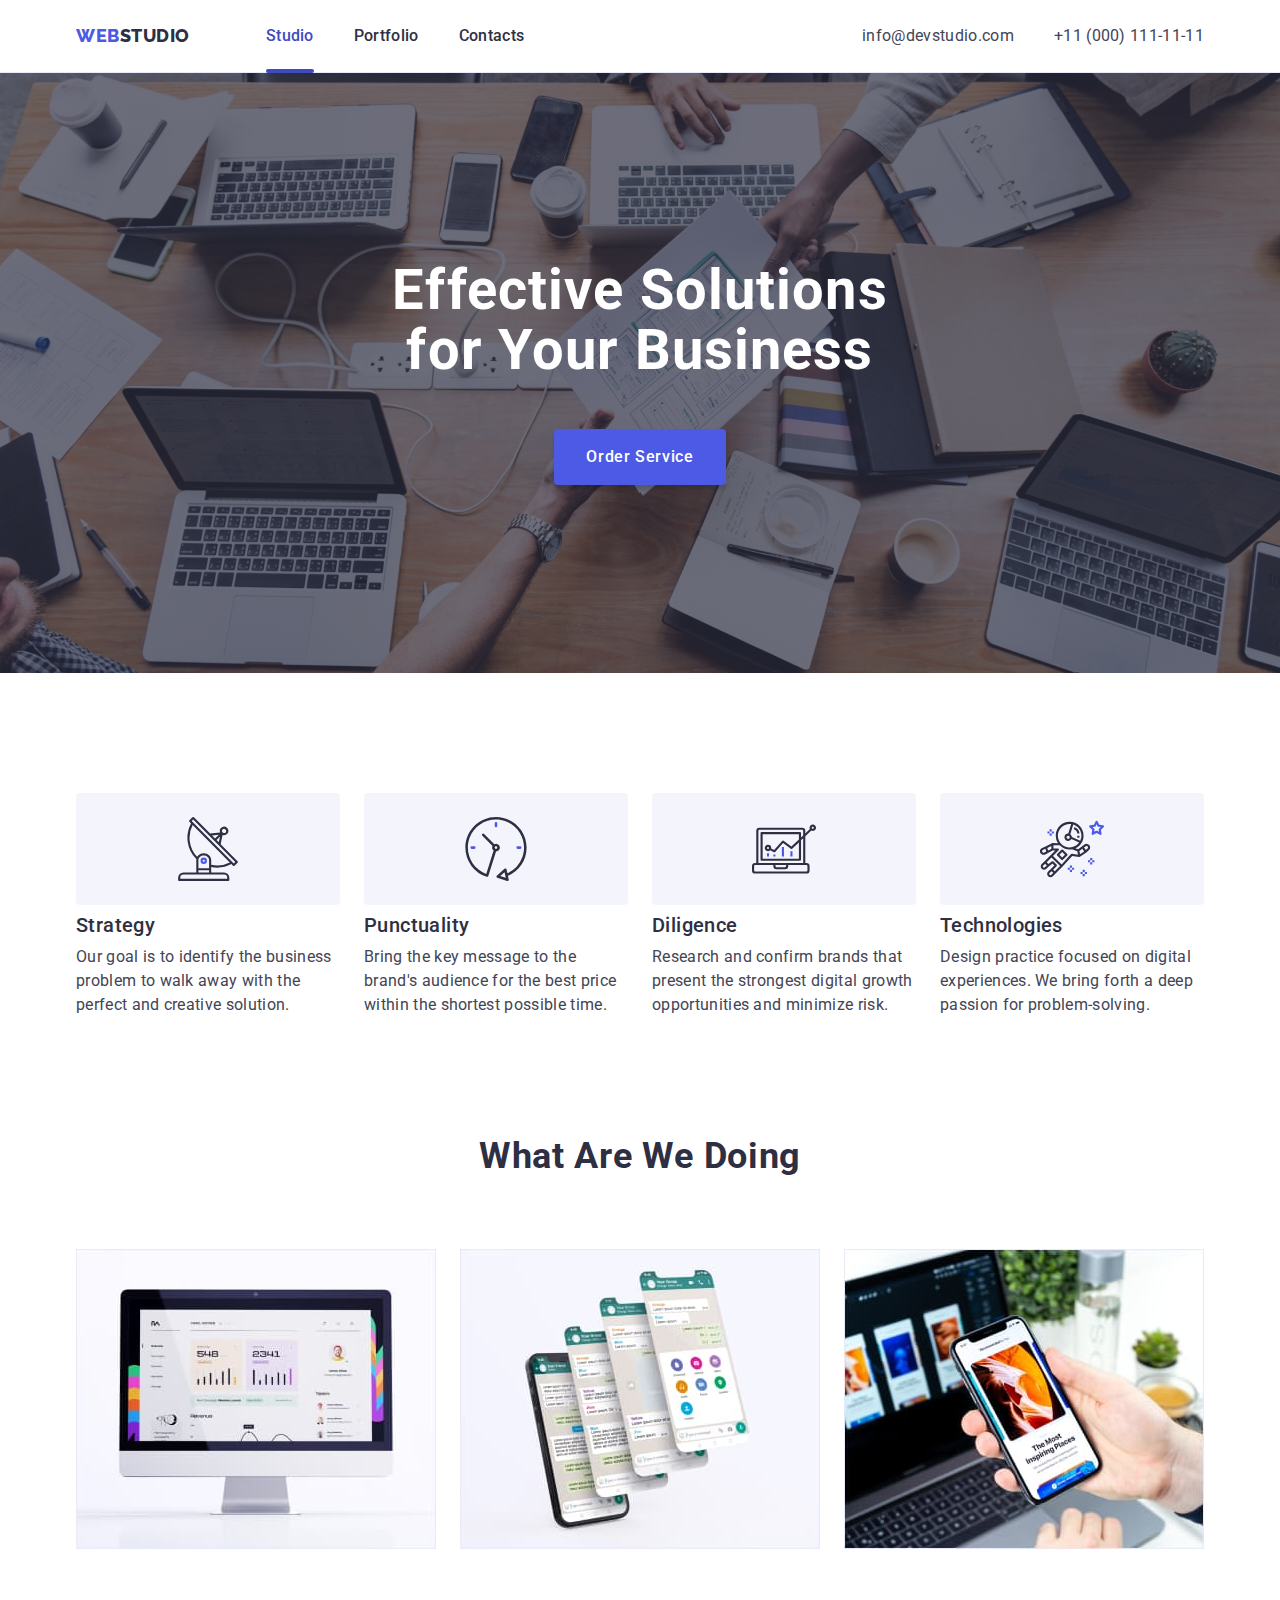
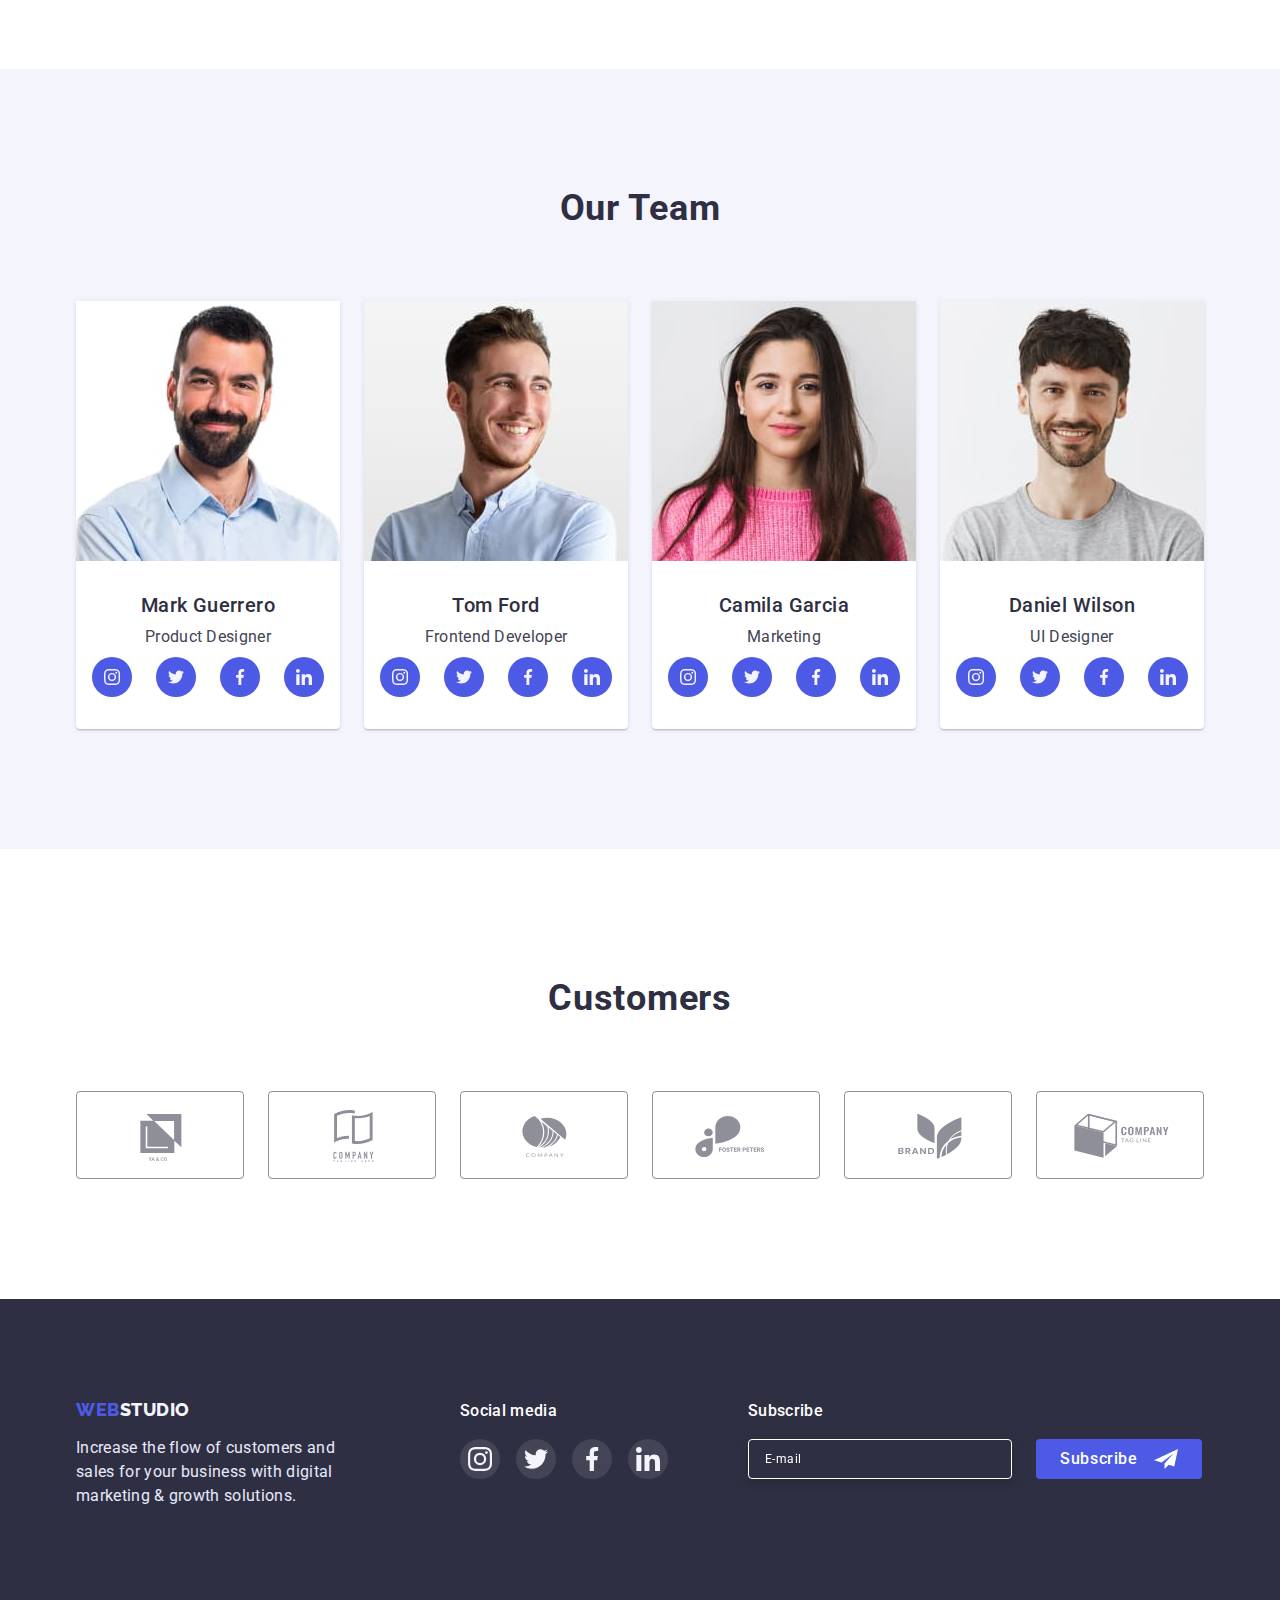
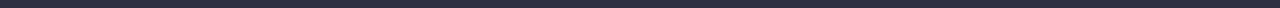
<file: index.html>
<!DOCTYPE html>
<html lang="en">
  <head>
    <meta charset="UTF-8" />
    <meta http-equiv="X-UA-Compatible" content="IE=edge" />
    <meta name="viewport" content="width=device-width, initial-scale=1.0" />
    <title>WebStudio</title>
    <link rel="preconnect" href="https://fonts.googleapis.com" />
    <link rel="preconnect" href="https://fonts.gstatic.com" crossorigin />
    <link
      href="https://fonts.googleapis.com/css2?family=Raleway:wght@800&family=Roboto:wght@400;500;700&display=swap"
      rel="stylesheet"
    />
    <link
      rel="stylesheet"
      href="https://cdnjs.cloudflare.com/ajax/libs/modern-normalize/1.1.0/modern-normalize.min.css"
    />
    <link rel="stylesheet" href="./css/styles.css" />
  </head>
  <body>
    <!-- the head of the page -->
    <header class="line">
      <div class="container rows">
        <nav class="naw-row">
          <a class="logo underline" href="./index.html">
            <span class="accent">Web</span>Studio</a
          >
          <ul class="site-nav list">
            <li class="item">
              <a href="./index.html" class="link current underline">Studio</a>
            </li>
            <li class="item">
              <a href="./portfolio.html" class="link underline">Portfolio</a>
            </li>
            <li class="item"><a href="" class="link underline">Contacts</a></li>
          </ul>
        </nav>
        <address class="address">
          <ul class="address-items list">
            <li class="item">
              <a href="mailto:info@devstudio.com" class="link underline"
                >info@devstudio.com</a
              >
            </li>
            <li class="item">
              <a href="tel:+110001111111" class="link underline"
                >+11 (000) 111-11-11</a
              >
            </li>
          </ul>
        </address>
      </div>
    </header>
    <main>
      <!-- hero section -->
      <section class="hero">
        <div class="">
          <div class="container">
            <h1 class="hero-title">Effective Solutions for Your Business</h1>
            <button type="button" class="button-hero" data-modal-open>
              Order Service
            </button>
          </div>
        </div>
      </section>
      <!-- section advantages -->
      <section class="advantages section">
        <div class="container">
          <h2 class="visually-hidden">Advantages</h2>
          <ul class="list string gap">
            <li class="item">
              <div class="advantages-icon">
                <svg class="icon" width="64" height="64">
                  <use href="./images/sprite/icons.svg#icon-antenna"></use>
                </svg>
              </div>
              <h3 class="title">Strategy</h3>
              <p>
                Our goal is to identify the business problem to walk away with
                the perfect and creative solution.
              </p>
            </li>
            <li class="item">
              <div class="advantages-icon">
                <svg class="icon" width="64" height="64">
                  <use href="./images/sprite/icons.svg#icon-clock"></use>
                </svg>
              </div>
              <h3 class="title">Punctuality</h3>
              <p>
                Bring the key message to the brand's audience for the best price
                within the shortest possible time.
              </p>
            </li>
            <li class="item">
              <div class="advantages-icon">
                <svg class="icon" width="64" height="64">
                  <use href="./images/sprite/icons.svg#icon-diagram"></use>
                </svg>
              </div>
              <h3 class="title">Diligence</h3>
              <p>
                Research and confirm brands that present the strongest digital
                growth opportunities and minimize risk.
              </p>
            </li>
            <li class="item">
              <div class="advantages-icon">
                <svg class="icon" width="64" height="64">
                  <use href="./images/sprite/icons.svg#icon-astronaut"></use>
                </svg>
              </div>
              <h3 class="title">Technologies</h3>
              <p>
                Design practice focused on digital experiences. We bring forth a
                deep passion for problem-solving.
              </p>
            </li>
          </ul>
        </div>
      </section>
      <!-- section activities -->
      <section class="activities">
        <div class="container">
          <h2 class="section-title">What are we doing</h2>
          <ul class="list series gap">
            <li class="item">
              <img
                src="./images/images-main/img1.jpg"
                alt="software at the monitor"
                width="360"
                height="300"
              />
            </li>
            <li class="item">
              <img
                src="./images/images-main/img2.jpg"
                alt="mobile software"
                width="360"
                height="300"
              />
            </li>
            <li class="item">
              <img
                src="./images/images-main/img3.jpg"
                alt="mobile phone in the arm"
                width="360"
                height="300"
              />
            </li>
          </ul>
        </div>
      </section>
      <!-- section our team -->
      <section class="section-team section">
        <div class="container">
          <h2 class="section-title">Our Team</h2>
          <ul class="list team gap">
            <li class="cards">
              <img
                class="card-img"
                src="./images/images-main/card1.jpg"
                alt="photo Mark Guerrero"
                width="264"
                height="260"
              />
              <div class="card-description">
                <h3 class="title">Mark Guerrero</h3>
                <p class="text">Product Designer</p>
                <ul class="social-networks">
                  <li class="networks-item list">
                    <a href="" class="network-link">
                      <svg class="network-icon" width="16" height="16">
                        <use
                          class="icon-item"
                          href="./images/sprite/icons.svg#icon-instagram"
                        ></use>
                      </svg>
                    </a>
                  </li>
                  <li class="networks-item list">
                    <a href="" class="network-link">
                      <svg class="network-icon" width="16" height="16">
                        <use
                          class="icon-item"
                          href="./images/sprite/icons.svg#icon-twitter"
                        ></use>
                      </svg>
                    </a>
                  </li>
                  <li class="networks-item list">
                    <a href="" class="network-link">
                      <svg class="network-icon" width="16" height="16">
                        <use
                          class="icon-item"
                          href="./images/sprite/icons.svg#icon-facebook"
                        ></use>
                      </svg>
                    </a>
                  </li>
                  <li class="networks-item list">
                    <a href="" class="network-link">
                      <svg class="network-icon" width="16" height="16">
                        <use
                          class="icon-item"
                          href="./images/sprite/icons.svg#icon-linkedin"
                        ></use>
                      </svg>
                    </a>
                  </li>
                </ul>
              </div>
            </li>
            <li class="cards">
              <img
                class="card-img"
                src="./images/images-main/card2.jpg"
                alt="photo Tom Ford"
                width="264"
                height="260"
              />
              <div class="card-description">
                <h3 class="title">Tom Ford</h3>
                <p class="text">Frontend Developer</p>
                <ul class="social-networks">
                  <li class="networks-item list">
                    <a href="" class="network-link">
                      <svg class="network-icon" width="16" height="16">
                        <use
                          class="icon-item"
                          href="./images/sprite/icons.svg#icon-instagram"
                        ></use>
                      </svg>
                    </a>
                  </li>
                  <li class="networks-item list">
                    <a href="" class="network-link">
                      <svg class="network-icon" width="16" height="16">
                        <use
                          class="icon-item"
                          href="./images/sprite/icons.svg#icon-twitter"
                        ></use>
                      </svg>
                    </a>
                  </li>
                  <li class="networks-item list">
                    <a href="" class="network-link">
                      <svg class="network-icon" width="16" height="16">
                        <use
                          class="icon-item"
                          href="./images/sprite/icons.svg#icon-facebook"
                        ></use>
                      </svg>
                    </a>
                  </li>
                  <li class="networks-item list">
                    <a href="" class="network-link">
                      <svg class="network-icon" width="16" height="16">
                        <use
                          class="icon-item"
                          href="./images/sprite/icons.svg#icon-linkedin"
                        ></use>
                      </svg>
                    </a>
                  </li>
                </ul>
              </div>
            </li>
            <li class="cards">
              <img
                class="card-img"
                src="./images/images-main/card3.jpg"
                alt="photo Camila Garcia"
                width="264"
                height="260"
              />
              <div class="card-description">
                <h3 class="title">Camila Garcia</h3>
                <p class="text">Marketing</p>
                <ul class="social-networks">
                  <li class="networks-item list">
                    <a href="" class="network-link">
                      <svg class="network-icon" width="16" height="16">
                        <use
                          class="icon-item"
                          href="./images/sprite/icons.svg#icon-instagram"
                        ></use>
                      </svg>
                    </a>
                  </li>
                  <li class="networks-item list">
                    <a href="" class="network-link">
                      <svg class="network-icon" width="16" height="16">
                        <use
                          class="icon-item"
                          href="./images/sprite/icons.svg#icon-twitter"
                        ></use>
                      </svg>
                    </a>
                  </li>
                  <li class="networks-item list">
                    <a href="" class="network-link">
                      <svg class="network-icon" width="16" height="16">
                        <use
                          class="icon-item"
                          href="./images/sprite/icons.svg#icon-facebook"
                        ></use>
                      </svg>
                    </a>
                  </li>
                  <li class="networks-item list">
                    <a href="" class="network-link">
                      <svg class="network-icon" width="16" height="16">
                        <use
                          class="icon-item"
                          href="./images/sprite/icons.svg#icon-linkedin"
                        ></use>
                      </svg>
                    </a>
                  </li>
                </ul>
              </div>
            </li>
            <li class="cards">
              <img
                class="card-img"
                src="./images/images-main/card4.jpg"
                alt="photo Daniel Wilson"
                width="264"
                height="260"
              />
              <div class="card-description">
                <h3 class="title">Daniel Wilson</h3>
                <p class="text">UI Designer</p>
                <ul class="social-networks list">
                  <li class="networks-item">
                    <a href="" class="network-link">
                      <svg class="network-icon" width="16" height="16">
                        <use
                          class="icon-item"
                          href="./images/sprite/icons.svg#icon-instagram"
                        ></use>
                      </svg>
                    </a>
                  </li>
                  <li class="networks-item">
                    <a href="" class="network-link">
                      <svg class="network-icon" width="16" height="16">
                        <use
                          class="icon-item"
                          href="./images/sprite/icons.svg#icon-twitter"
                        ></use>
                      </svg>
                    </a>
                  </li>
                  <li class="networks-item">
                    <a href="" class="network-link">
                      <svg class="network-icon" width="16" height="16">
                        <use
                          class="icon-item"
                          href="./images/sprite/icons.svg#icon-facebook"
                        ></use>
                      </svg>
                    </a>
                  </li>
                  <li class="networks-item">
                    <a href="" class="network-link">
                      <svg class="network-icon" width="16" height="16">
                        <use
                          class="icon-item"
                          href="./images/sprite/icons.svg#icon-linkedin"
                        ></use>
                      </svg>
                    </a>
                  </li>
                </ul>
              </div>
            </li>
          </ul>
        </div>
      </section>
      <!-- Customers -->
      <section class="customers">
        <div class="container">
          <h2 class="section-title">Customers</h2>
          <ul class="customers-list list">
            <li class="customers-list-item">
              <a href="" class="customers-link">
                <svg class="customers-link-icon" width="104" height="56">
                  <use
                    class="icon-logo"
                    href="./images/sprite/icons.svg#icon-Logo1"
                  ></use>
                </svg>
              </a>
            </li>
            <li class="customers-list-item">
              <a href="" class="customers-link">
                <svg class="customers-link-icon" width="104" height="56">
                  <use
                    class="icon-logo"
                    href="./images/sprite/icons.svg#icon-Logo2"
                  ></use>
                </svg>
              </a>
            </li>
            <li class="customers-list-item">
              <a href="" class="customers-link">
                <svg class="customers-link-icon" width="104" height="56">
                  <use
                    class="icon-logo"
                    href="./images/sprite/icons.svg#icon-Logo3"
                  ></use>
                </svg>
              </a>
            </li>
            <li class="customers-list-item">
              <a href="" class="customers-link">
                <svg class="customers-link-icon" width="104" height="56">
                  <use
                    class="icon-logo"
                    href="./images/sprite/icons.svg#icon-Logo4"
                  ></use>
                </svg>
              </a>
            </li>
            <li class="customers-list-item">
              <a href="" class="customers-link">
                <svg class="customers-link-icon" width="104" height="56">
                  <use
                    class="icon-logo"
                    href="./images/sprite/icons.svg#icon-Logo5"
                  ></use>
                </svg>
              </a>
            </li>
            <li class="customers-list-item">
              <a href="" class="customers-link">
                <svg class="customers-link-icon" width="104" height="56">
                  <use
                    class="icon-logo"
                    href="./images/sprite/icons.svg#icon-Logo6"
                  ></use>
                </svg>
              </a>
            </li>
          </ul>
        </div>
      </section>
    </main>
    <!-- footer -->
    <footer class="footer">
      <div class="container row">
        <div class="footer-description">
          <a class="logo underline aside" href="./index.html">
            <span class="accent">Web</span>Studio</a
          >
          <p class="text">
            Increase the flow of customers and sales for your business with
            digital marketing & growth solutions.
          </p>
        </div>
        <div class="footer-social">
          <p class="text-item-foter">Social media</p>
          <ul class="footer-link-list list">
            <li class="footer-link-item">
              <a href="" class="footer-social-link">
                <svg class="footer-icon" width="24" height="24">
                  <use href="./images/sprite/icons.svg#icon-instagram"></use>
                </svg>
              </a>
            </li>
            <li class="footer-link-item">
              <a href="" class="footer-social-link">
                <svg class="footer-icon" width="24" height="24">
                  <use href="./images/sprite/icons.svg#icon-twitter"></use>
                </svg>
              </a>
            </li>
            <li class="footer-link-item">
              <a href="" class="footer-social-link">
                <svg class="footer-icon" width="24" height="24">
                  <use href="./images/sprite/icons.svg#icon-facebook"></use>
                </svg>
              </a>
            </li>
            <li class="footer-link-item">
              <a href="" class="footer-social-link">
                <svg class="footer-icon" width="24" height="24">
                  <use href="./images/sprite/icons.svg#icon-linkedin"></use>
                </svg>
              </a>
            </li>
          </ul>
        </div>
        <!-- Footer Subscribe Form -->
        <div class="subscribe">
          <p class="text-item-foter">Subscribe</p>
          <form class="subscribe-form">
            <label class="subscribe-form-field"
              ><span class="subscribe-form-label">E-mail</span>
              <input
                type="email"
                name="E-mail"
                class="subscribe-form-input"
                placeholder="E-mail"
              />
            </label>
            <button type="submit" class="subscribe-btn">
              Subscribe
              <svg class="subscribe-btn-icon" width="24" height="24">
                <use href="./images/sprite/icons.svg#icon-Frame"></use>
              </svg>
            </button>
          </form>
        </div>
      </div>
    </footer>
    <!-- Modal window -->
    <div class="backdrop is-hidden" data-modal>
      <div class="modal">
        <button type="button" class="modal-close-btn" data-modal-close>
          <svg class="modal-close-btn-icon" width="8" height="8">
            <use href="./images/sprite/icons.svg#icon-close-bt"></use>
          </svg>
        </button>
        <p class="modal-description">
          Leave your contacts and we will call you back
        </p>
        <!-- Modal window input form -->
        <form class="modal-form">
          <label class="modal-form-field">
            <span class="modal-form-label">Name</span>
            <span class="modal-form-input-wrapper">
              <input
                type="text"
                name="name"
                class="modal-form-input"
                required
                pattern="^[a-zA-Za]+"
                minlength="2"
              />
              <svg class="modal-form-input-icon" width="18" height="18">
                <use href="./images/sprite/icons.svg#icon-person"></use>
              </svg>
            </span>
          </label>
          <label class="modal-form-field">
            <span class="modal-form-label">Phone</span>
            <span class="modal-form-input-wrapper">
              <input
                type="tel"
                name="phone"
                class="modal-form-input"
                required
                pattern="[0-9]{10}"
                title="xxxxxxxxxx"
              />
              <svg class="modal-form-input-icon" width="18" height="18">
                <use href="./images/sprite/icons.svg#icon-phone"></use>
              </svg>
            </span>
          </label>
          <label class="modal-form-field">
            <span class="modal-form-label">Email</span>
            <span class="modal-form-input-wrapper">
              <input type="email" name="email" class="modal-form-input" />
              <svg class="modal-form-input-icon" width="18" height="18">
                <use href="./images/sprite/icons.svg#icon-email"></use>
              </svg>
            </span>
          </label>
          <label class="modal-form-message">
            <span class="modal-form-label">Comment</span>
            <textarea
              name="comment"
              class="modal-form-textarea"
              placeholder="Text input"
            ></textarea>
          </label>
          <input
            id="user-policy"
            type="checkbox"
            name="user-policy"
            class="modal-form-check visually-hidden"
          />
          <label for="user-policy" class="modal-form-check-desc">
            <span class="modal-form-fake-checkbox">
              <svg class="modal-form-fake-checkbox-icon" width="10" height="8">
                <use href="./images/sprite/icons.svg#icon-check"></use>
              </svg>
            </span>
            I accept the terms and conditions of the&nbsp;
            <a class="modal-form-policy-link" href="">Privacy Policy</a></label
          >
          <button type="submit" class="modal-form-btn">Send</button>
        </form>
      </div>
    </div>
    <script src="./js/modal.js"></script>
  </body>
</html>
</file>
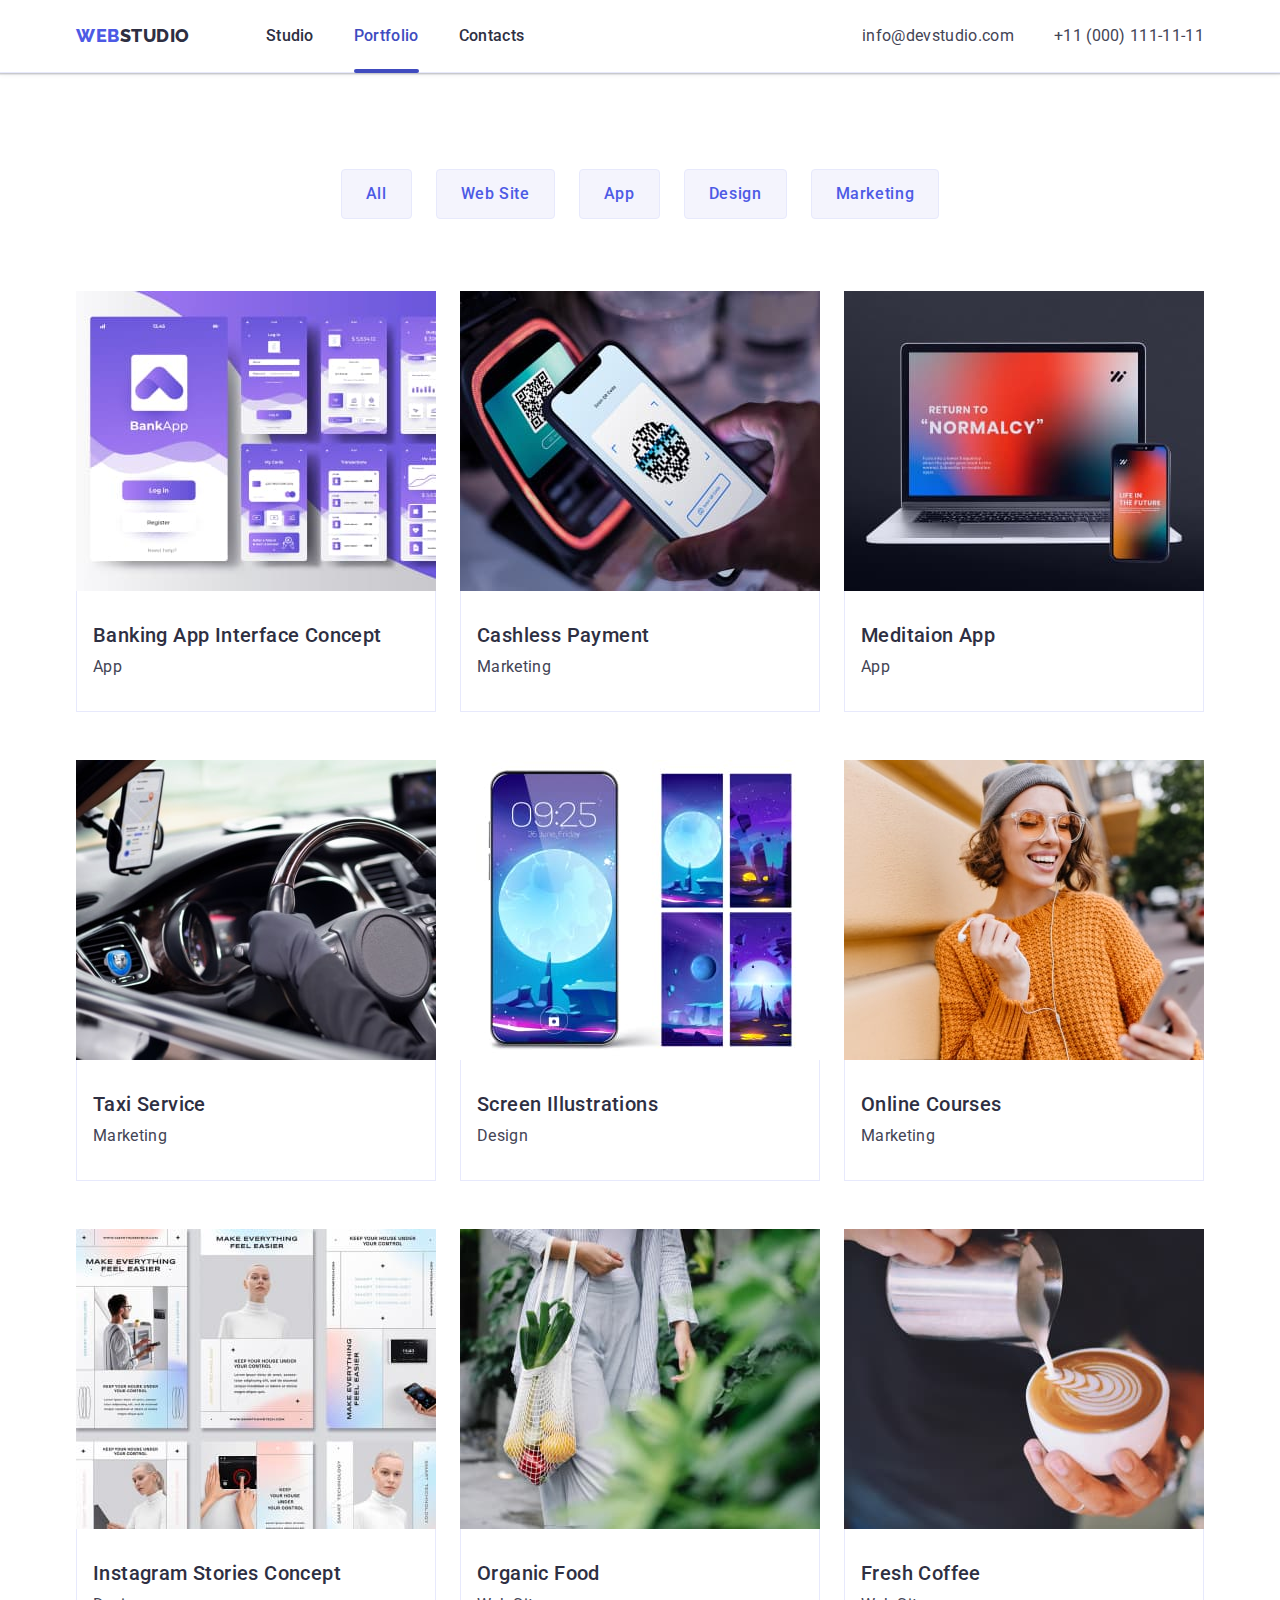
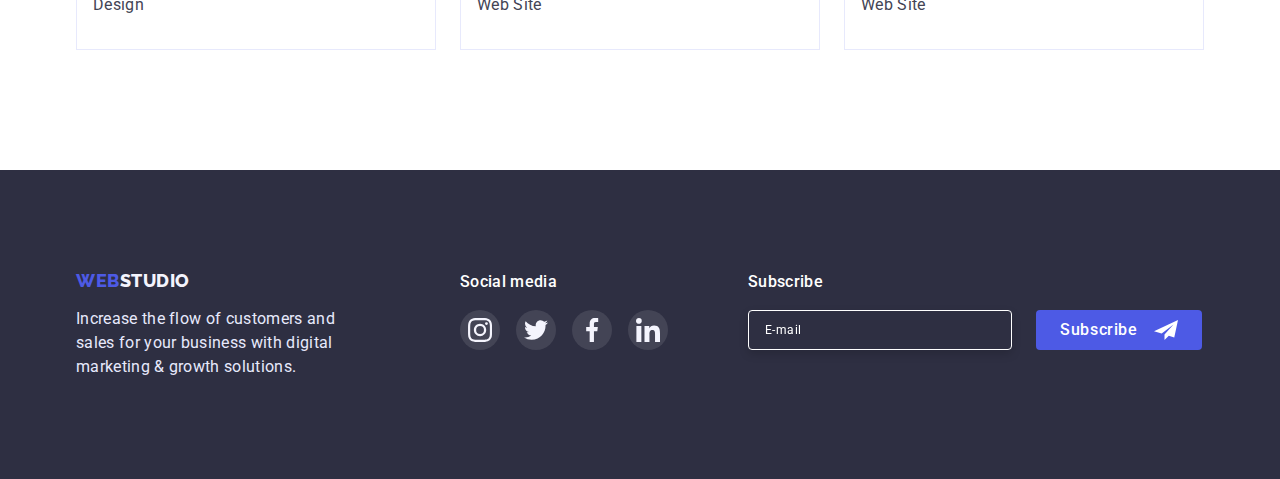
<file: portfolio.html>
<!DOCTYPE html>
<html lang="en">
  <head>
    <meta charset="UTF-8" />
    <meta http-equiv="X-UA-Compatible" content="IE=edge" />
    <meta name="viewport" content="width=device-width, initial-scale=1.0" />
    <title>Portfolio</title>
    <link rel="preconnect" href="https://fonts.googleapis.com" />
    <link rel="preconnect" href="https://fonts.gstatic.com" crossorigin />
    <link
      href="https://fonts.googleapis.com/css2?family=Raleway:wght@800&family=Roboto:wght@400;500;700&display=swap"
      rel="stylesheet"
    />
    <link
      rel="stylesheet"
      href="https://cdnjs.cloudflare.com/ajax/libs/modern-normalize/1.1.0/modern-normalize.min.css"
    />
    <link rel="stylesheet" href="./css/styles.css" />
  </head>
  <body>
    <!-- the head of the page -->
    <header class="line">
      <div class="container rows">
        <nav class="naw-row">
          <a class="logo underline" href="./index.html">
            <span class="accent">Web</span>Studio</a
          >
          <ul class="site-nav list">
            <li class="item">
              <a href="./index.html" class="link underline">Studio</a>
            </li>
            <li class="item">
              <a href="./portfolio.html" class="link current underline"
                >Portfolio</a
              >
            </li>
            <li class="item"><a href="" class="link underline">Contacts</a></li>
          </ul>
        </nav>
        <address class="address">
          <ul class="address-items list">
            <li class="item">
              <a href="mailto:info@devstudio.com" class="link underline"
                >info@devstudio.com</a
              >
            </li>
            <li class="item">
              <a href="tel:+110001111111" class="link underline"
                >+11 (000) 111-11-11</a
              >
            </li>
          </ul>
        </address>
      </div>
    </header>
    <main>
      <!-- Saction Portfolio -->
      <section class="portfolio">
        <div class="container">
          <h1 class="visually-hidden">Portfolio</h1>
          <ul class="list button-filtr gap">
            <li class="item">
              <button type="button" class="filtr">All</button>
            </li>
            <li class="item">
              <button type="button" class="filtr">Web Site</button>
            </li>
            <li class="item">
              <button type="button" class="filtr">App</button>
            </li>
            <li class="item">
              <button type="button" class="filtr">Design</button>
            </li>
            <li class="item">
              <button type="button" class="filtr">Marketing</button>
            </li>
          </ul>
          <ul class="list projects">
            <li class="card">
              <a class="card-link underline" href=""
                ><div class="box">
                  <img
                    class="pic"
                    src="./images/images-portfolio/img-card1.jpg"
                    alt="software"
                    width="360"
                    height="300"
                  />
                  <div class="overlay">
                    <p>
                      14 Stylish and User-Friendly App Design Concepts · Task
                      Manager App · Calorie Tracker App · Exotic Fruit Ecommerce
                      App · Cloud Storage App
                    </p>
                  </div>
                </div>
                <div class="description">
                  <h2 class="title">Banking App Interface Concept</h2>
                  <p class="text">App</p>
                </div>
              </a>
            </li>
            <li class="card">
              <a class="card-link underline" href="">
                <div class="box">
                  <img
                    class="pic"
                    src="./images/images-portfolio/img-card2.jpg"
                    alt="payment by mobile phone"
                    width="360"
                    height="300"
                  />
                  <div class="overlay">
                    <p>
                      14 Stylish and User-Friendly App Design Concepts · Task
                      Manager App · Calorie Tracker App · Exotic Fruit Ecommerce
                      App · Cloud Storage App
                    </p>
                  </div>
                </div>
                <div class="description">
                  <h2 class="title">Cashless Payment</h2>
                  <p class="text">Marketing</p>
                </div>
              </a>
            </li>
            <li class="card">
              <a class="card-link underline" href="">
                <div class="box">
                  <img
                    class="pic"
                    src="./images/images-portfolio/img-card3.jpg"
                    alt="laptop and mobile phone screens"
                    width="360"
                    height="300"
                  />
                  <div class="overlay">
                    <p>
                      14 Stylish and User-Friendly App Design Concepts · Task
                      Manager App · Calorie Tracker App · Exotic Fruit Ecommerce
                      App · Cloud Storage App
                    </p>
                  </div>
                </div>
                <div class="description">
                  <h2 class="title">Meditaion App</h2>
                  <p class="text">App</p>
                </div>
              </a>
            </li>
            <li class="card">
              <a class="card-link underline" href="">
                <div class="box">
                  <img
                    class="pic"
                    src="./images/images-portfolio/img-card4.jpg"
                    alt="control devices of a taxi car"
                    width="360"
                    height="300"
                  />
                  <div class="overlay">
                    <p>
                      14 Stylish and User-Friendly App Design Concepts · Task
                      Manager App · Calorie Tracker App · Exotic Fruit Ecommerce
                      App · Cloud Storage App
                    </p>
                  </div>
                </div>
                <div class="description">
                  <h2 class="title">Taxi Service</h2>
                  <p class="text">Marketing</p>
                </div>
              </a>
            </li>
            <li class="card">
              <a class="card-link underline" href="">
                <div class="box">
                  <img
                    class="pic"
                    src="./images/images-portfolio/img-card5.jpg"
                    alt="wallpaper to mobile phone"
                    width="360"
                    height="300"
                  />
                  <div class="overlay">
                    <p>
                      14 Stylish and User-Friendly App Design Concepts · Task
                      Manager App · Calorie Tracker App · Exotic Fruit Ecommerce
                      App · Cloud Storage App
                    </p>
                  </div>
                </div>
                <div class="description">
                  <h2 class="title">Screen Illustrations</h2>
                  <p class="text">Design</p>
                </div>
              </a>
            </li>
            <li class="card">
              <a class="card-link underline" href="">
                <div class="box">
                  <img
                    class="pic"
                    src="./images/images-portfolio/img-card6.jpg"
                    alt="the girl is holding a mobile phone"
                    width="360"
                    height="300"
                  />
                  <div class="overlay">
                    <p>
                      14 Stylish and User-Friendly App Design Concepts · Task
                      Manager App · Calorie Tracker App · Exotic Fruit Ecommerce
                      App · Cloud Storage App
                    </p>
                  </div>
                </div>
                <div class="description">
                  <h2 class="title">Online Courses</h2>
                  <p class="text">Marketing</p>
                </div>
              </a>
            </li>
            <li class="card">
              <a class="card-link underline" href="">
                <div class="box">
                  <img
                    class="pic"
                    src="./images/images-portfolio/img-card7.jpg"
                    alt="Instagram pages"
                    width="360"
                    height="300"
                  />
                  <div class="overlay">
                    <p>
                      14 Stylish and User-Friendly App Design Concepts · Task
                      Manager App · Calorie Tracker App · Exotic Fruit Ecommerce
                      App · Cloud Storage App
                    </p>
                  </div>
                </div>
                <div class="description">
                  <h2 class="title">Instagram Stories Concept</h2>
                  <p class="text">Design</p>
                </div>
              </a>
            </li>
            <li class="card">
              <a class="card-link underline" href="">
                <div class="box">
                  <img
                    class="pic"
                    src="./images/images-portfolio/img-card8.jpg"
                    alt="a woman is holding a bag of organik food"
                    width="360"
                    height="300"
                  />
                  <div class="overlay">
                    <p>
                      14 Stylish and User-Friendly App Design Concepts · Task
                      Manager App · Calorie Tracker App · Exotic Fruit Ecommerce
                      App · Cloud Storage App
                    </p>
                  </div>
                </div>
                <div class="description">
                  <h2 class="title">Organic Food</h2>
                  <p class="text">Web Site</p>
                </div>
              </a>
            </li>
            <li class="card">
              <a class="card-link underline" href="">
                <div class="box">
                  <img
                    class="pic"
                    src="./images/images-portfolio/img-card9.jpg"
                    alt="cup of coffee in hand"
                    width="360"
                    height="300"
                  />
                  <div class="overlay">
                    <p>
                      14 Stylish and User-Friendly App Design Concepts · Task
                      Manager App · Calorie Tracker App · Exotic Fruit Ecommerce
                      App · Cloud Storage App
                    </p>
                  </div>
                </div>
                <div class="description">
                  <h2 class="title">Fresh Coffee</h2>
                  <p class="text">Web Site</p>
                </div>
              </a>
            </li>
          </ul>
        </div>
      </section>
    </main>
    <!-- footer -->
    <footer class="footer">
      <div class="container row">
        <div class="footer-description">
          <a class="logo underline aside" href="./index.html">
            <span class="accent">Web</span>Studio</a
          >
          <p class="text">
            Increase the flow of customers and sales for your business with
            digital marketing & growth solutions.
          </p>
        </div>
        <div class="footer-social">
          <p class="text-item-foter">Social media</p>
          <ul class="footer-link-list list">
            <li class="footer-link-item">
              <a href="" class="footer-social-link">
                <svg class="footer-icon" width="24" height="24">
                  <use href="./images/sprite/icons.svg#icon-instagram"></use>
                </svg>
              </a>
            </li>
            <li class="footer-link-item">
              <a href="" class="footer-social-link">
                <svg class="footer-icon" width="24" height="24">
                  <use href="./images/sprite/icons.svg#icon-twitter"></use>
                </svg>
              </a>
            </li>
            <li class="footer-link-item">
              <a href="" class="footer-social-link">
                <svg class="footer-icon" width="24" height="24">
                  <use href="./images/sprite/icons.svg#icon-facebook"></use>
                </svg>
              </a>
            </li>
            <li class="footer-link-item">
              <a href="" class="footer-social-link">
                <svg class="footer-icon" width="24" height="24">
                  <use href="./images/sprite/icons.svg#icon-linkedin"></use>
                </svg>
              </a>
            </li>
          </ul>
        </div>
        <!-- Footer Subscribe Form -->
        <div class="subscribe">
          <p class="text-item-foter">Subscribe</p>
          <form class="subscribe-form">
            <label class="subscribe-form-field"
              ><span class="subscribe-form-label">E-mail</span>
              <input
                type="email"
                name="E-mail"
                class="subscribe-form-input"
                placeholder="E-mail"
              />
            </label>
            <button type="submit" class="subscribe-btn">
              Subscribe
              <svg class="subscribe-btn-icon" width="24" height="24">
                <use href="./images/sprite/icons.svg#icon-Frame"></use>
              </svg>
            </button>
          </form>
        </div>
      </div>
    </footer>
  </body>
</html>
</file>
<file: css/styles.css>
/* --------------Utility----------------- */
:root {
  --page-background-color: #ffffff;
  --body-text-color: #434455;
  --title-section-color: #2e2f42;
  --primary-brand-color: #4d5ae5;
  --pressed-state-color: #404bbf;
  --light-mode-color: #f4f4fd;
  --accent-botton-color: #e7e9fc;
  --bg-gradient-color: rgba(46, 47, 66, 0.7);
  --light-slate-color: #8e8f99;
  --success-color: #31d0aa;
  --timing-function: 250ms cubic-bezier(0.4, 0, 0.2, 1);
  --bg-modal-color: #fcfcfc;
}
.container {
  width: 1158px;
  padding-left: 15px;
  padding-right: 15px;
  margin-right: auto;
  margin-left: auto;

  /* outline: 2px solid tomato; */
}

h1,
h2,
h3,
h4,
h5,
h6,
p,
ul {
  margin-top: 0;
  margin-bottom: 0;
  padding-left: 0;
}

body {
  background-color: var(--page-background-color);
  color: var(--body-text-color);
  font-family: 'Roboto', 'sans-serif';
  font-size: 16px;
  line-height: 1.5;
  letter-spacing: 0.02em;
}
.visually-hidden {
  position: absolute;
  width: 1px;
  height: 1px;
  margin: -1px;
  border: 0;
  padding: 0;

  white-space: nowrap;
  clip-path: inset(100%);
  clip: rect(0 0 0 0);
  overflow: hidden;
}
.list {
  list-style: none;
}
.underline {
  text-decoration: none;
}
.accent {
  color: var(--primary-brand-color);
}
.section-title {
  font-size: 36px;
  line-height: 1.11;
  text-align: center;
  letter-spacing: 0.02em;
  text-transform: capitalize;
  color: var(--title-section-color);
  margin-bottom: 72px;
}
.title {
  font-weight: 500;
  font-size: 20px;
  line-height: 1.2;
  letter-spacing: 0.02em;
  color: var(--title-section-color);
}
.section {
  padding-top: 120px;
  padding-bottom: 120px;
}
img {
  display: block;
  max-width: 100%;
  height: auto;
}
button {
  cursor: pointer;
}

.gap {
  gap: 24px;
  flex-wrap: wrap;
}

/* -------------The head of the page----------- */
.rows,
.naw-row {
  display: flex;
}
.line {
  border-bottom: 1px solid var(--accent-botton-color);
  box-shadow: 0px 2px 1px rgba(46, 47, 66, 0.08),
    0px 1px 1px rgba(46, 47, 66, 0.16), 0px 1px 6px rgba(46, 47, 66, 0.08);
}
.logo {
  display: inline-block;
  margin-right: 76px;
  padding-top: 24px;
  padding-bottom: 24px;

  font-family: 'Raleway', 'sans-serif';
  font-weight: 800;
  font-size: 18px;
  line-height: 1.33;
  letter-spacing: 0.03em;
  text-transform: uppercase;
  color: var(--title-section-color);
}
.site-nav {
  display: flex;
  gap: 40px;
}
.site-nav .link {
  display: block;
  padding-top: 24px;
  padding-bottom: 24px;

  font-weight: 500;
  font-size: 16px;
  color: var(--title-section-color);

  transition: color var(--timing-function);
}
.address-items .link {
  display: block;
  padding-top: 24px;
  padding-bottom: 24px;

  font-style: normal;
  color: var(--body-text-color);

  transition: color var(--timing-function);
}
.link:hover,
.link:focus {
  color: var(--pressed-state-color);
}
.link.current {
  position: relative;
  color: var(--pressed-state-color);
}
.link.current::after {
  content: '';
  position: absolute;
  bottom: -1px;
  left: 0;

  display: block;
  width: 100%;
  height: 4px;
  border-radius: 2px;
  background-color: var(--pressed-state-color);
}
.address-items {
  display: flex;
}
.address-items .item:not(:last-child) {
  margin-right: 40px;
}
.address {
  margin-left: auto;
}
/*---------------Hero section--------------*/
.hero {
  background-color: var(--title-section-color);
  text-align: center;
  padding: 188px 0;

  background-image: linear-gradient(
      to bottom,
      var(--bg-gradient-color),
      var(--bg-gradient-color)
    ),
    url(../images/images-main/people-office\ 1-min.jpg);
  max-width: 1440px;
  min-height: 600px;
  margin-left: auto;
  margin-right: auto;
  background-repeat: no-repeat;
  background-size: cover;
  background-position: center;
}
.hero-title {
  max-width: 496px;
  margin-left: auto;
  margin-right: auto;

  margin-bottom: 48px;

  font-size: 56px;
  line-height: 1.07;
  color: var(--page-background-color);
  letter-spacing: 0.02em;
}
.button-hero {
  align-items: center;
  padding: 16px 32px;

  font-family: inherit;
  font-size: 16px;
  line-height: 1.5;
  font-weight: 500;
  color: var(--page-background-color);
  background-color: var(--primary-brand-color);
  letter-spacing: 0.04em;

  border: transparent;

  border-radius: 4px;
  box-shadow: 0px 4px 4px rgba(0, 0, 0, 0.15);

  transition: background-color var(--timing-function);
}
.button-hero:hover,
.button-hero:focus {
  background-color: var(--pressed-state-color);
}
/*--------------Section advantages-------------- */
.advantages .title {
  letter-spacing: 0.02em;
  color: var(--title-section-color);
  margin-bottom: 8px;
}
.string {
  display: flex;
}
.string .item {
  width: calc((100% - 24px * 3) / 4);
}
.advantages-icon {
  display: inline-flex;
  align-items: center;
  justify-content: center;

  background-color: var(--light-mode-color);
  width: 100%;
  height: 112px;
  border-radius: 4px;
  margin-bottom: 8px;
}
/*-------------Section activities----Section our team--------------- */

.series {
  display: flex;
}
.activities {
  padding-bottom: 120px;
}
.series .item {
  width: calc((100% - 48px) / 3);
}

/*-------------Section our team -----------------*/
.section-team {
  background-color: var(--light-mode-color);
}
.team .cards {
  width: calc((100% - 24px * 3) / 4);
  background-color: var(--page-background-color);
  box-shadow: 0px 1px 6px rgba(46, 47, 66, 0.08),
    0px 1px 1px rgba(46, 47, 66, 0.16), 0px 2px 1px rgba(46, 47, 66, 0.08);
  border-radius: 0px 0px 4px 4px;
}

.section-team .title {
  margin-bottom: 8px;
}
.team {
  display: flex;
  text-align: center;
}
.card-description {
  padding: 32px 16px;
}
.card-description .text {
  margin-bottom: 8px;
}
.social-networks {
  display: flex;
  align-items: center;
  justify-content: center;
  gap: 24px;
  flex-wrap: wrap;
}
.networks-item {
  width: 40px;
  height: 40px;
}
.network-link {
  display: inline-flex;
  align-items: center;
  justify-content: center;

  width: 100%;
  height: 100%;
  background-color: var(--primary-brand-color);
  border-radius: 50%;
  border-color: transparent;

  transition: background-color var(--timing-function);
}
.network-link:hover,
.network-link:focus {
  background-color: var(--pressed-state-color);
}

.icon-item {
  background-color: var(--light-mode-color);
}
/*-------------- Customers ----------------*/
.customers {
  padding-top: 130px;
  padding-bottom: 120px;
}
.customers-list {
  display: flex;
  align-items: center;
  justify-content: center;
  gap: 24px;
  flex-wrap: wrap;
}
.customers-list-item {
  width: 168px;
  height: 88px;
}
.customers-link {
  display: flex;
  align-items: center;
  justify-content: center;

  border: 1px solid var(--light-slate-color);
  border-radius: 4px;
  width: 100%;
  height: 100%;

  transition: border-color var(--timing-function);
}
.customers-link:hover,
.customers-link:focus {
  border-color: var(--pressed-state-color);
}

.customers-link-icon {
  fill: var(--light-slate-color);
  transition: fill var(--timing-function);
}
.customers-link:hover .customers-link-icon,
.customers-link:focus .customers-link-icon {
  fill: var(--pressed-state-color);
}

/*---------------Saction Portfolio ---------------- */
.button-filtr .filtr {
  padding: 12px 24px;
  font-family: inherit;
  font-weight: 500;
  font-size: 16px;
  line-height: 1.5;
  text-align: center;
  letter-spacing: 0.04em;
  color: var(--primary-brand-color);
  border: 1px solid var(--accent-botton-color);
  border-radius: 4px;
  background-color: var(--light-mode-color);

  transition: color var(--timing-function),
    background-color var(--timing-function), border-color var(--timing-function),
    box-shadow var(--timing-function);
}
.filtr:hover,
.filtr:focus {
  color: var(--page-background-color);
  background-color: var(--pressed-state-color);
  border-color: transparent;
  box-shadow: 0px 3px 1px rgba(0, 0, 0, 0.1), 0px 2px 1px rgba(0, 0, 0, 0.08),
    0px 2px 2px rgba(0, 0, 0, 0.12);
}
.projects .text {
  color: var(--body-text-color);
}
.portfolio {
  padding-top: 96px;
  padding-bottom: 120px;
}

.button-filtr {
  display: flex;
  margin-bottom: 72px;
  justify-content: center;
}

.projects .title {
  margin-bottom: 8px;
}
.projects {
  display: flex;
  flex-wrap: wrap;
  row-gap: 48px;
  column-gap: 24px;
}
.projects .card {
  width: calc((100% - 48px) / 3);
}

.description {
  padding: 32px 16px;

  border: 1px solid var(--accent-botton-color);
  border-top: transparent;
}
.card-link {
  display: block;
  transition: box-shadow var(--timing-function);
}
.card-link:hover,
.card-link:focus {
  box-shadow: 0px 1px 6px rgba(46, 47, 66, 0.08),
    0px 1px 1px rgba(46, 47, 66, 0.16), 0px 2px 1px rgba(46, 47, 66, 0.08);
}
.box {
  position: relative;
  overflow: hidden;
}
.overlay {
  position: absolute;
  top: 0;
  left: 0;
  width: 100%;
  height: 100%;
  background-color: var(--primary-brand-color);
  padding: 40px 32px;

  transform: translateY(100%);
  transition: transform var(--timing-function);
}
.card-link:hover .overlay,
.card-link:focus .overlay {
  transform: translateY(0);
}
.overlay > p {
  color: var(--light-mode-color);
}

/*-----------------Footer---------------- */
.footer {
  padding-top: 100px;
  padding-bottom: 100px;
  background-color: var(--title-section-color);
}
.footer .logo {
  color: var(--light-mode-color);
  margin-bottom: 16px;
  line-height: 1.17;
  padding: 0;
}
.footer .text {
  color: var(--accent-botton-color);
  max-width: 264px;
}
.aside {
  margin-right: 0;
  margin-bottom: 16px;
}
.text-item-foter {
  font-weight: 500;
  font-size: 16px;
  line-height: 1.5;
  letter-spacing: 0.02em;
  color: var(--page-background-color);
  margin-bottom: 16px;
}
.footer-social {
  margin-right: 80px;
}
.container.row {
  display: flex;
  align-items: flex-start;
  justify-content: flex-start;
}
.footer-link-list {
  display: flex;
  gap: 16px;
}
.footer-link-item {
  width: 40px;
  height: 40px;
}
.footer-social-link {
  display: flex;
  align-items: center;
  justify-content: center;

  width: 100%;
  height: 100%;
  background-color: rgba(255, 255, 255, 0.1);
  border-radius: 50%;
  border-color: transparent;

  transition: background-color var(--timing-function);
}

.footer-social-link:hover,
.footer-social-link:focus {
  background-color: var(--success-color);
}
.footer-description {
  margin-right: 120px;
}
/* -----------Footer Subscribe Form ------------ */

.subscribe-form {
  display: flex;
  justify-content: center;
  align-items: center;
}
.subscribe-form-field {
  position: relative;
  margin-right: 24px;
  width: 264px;
  height: 40px;
}
.subscribe-form-label {
  position: absolute;
}

.subscribe-form-input {
  width: 100%;
  height: 100%;

  background-color: var(--title-section-color);
  border: 1px solid var(--page-background-color);
  filter: drop-shadow(0px 4px 4px rgba(0, 0, 0, 0.15));
  border-radius: 4px;
  padding: 8px 16px;
  color: var(--page-background-color);
  font-weight: 400;
  font-size: 12px;
  line-height: 2;
  letter-spacing: 0.04em;
}
.subscribe-form-input::placeholder {
  color: var(--page-background-color);
}
.subscribe-btn {
  display: flex;
  justify-content: center;
  align-items: center;
  gap: 16px;
  padding: 8px 24px;
  font-family: inherit;
  font-size: 16px;
  line-height: 1.5;
  font-weight: 500;
  color: var(--page-background-color);
  background-color: var(--primary-brand-color);
  letter-spacing: 0.04em;
  border: transparent;
  border-radius: 4px;

  transition: background-color var(--timing-function);
}
.subscribe-btn:hover,
.subscribe-btn:focus {
  background-color: var(--pressed-state-color);
}
/* -----------Modal window------------ */
.backdrop {
  position: fixed;
  z-index: 100;

  top: 0;
  left: 0;
  width: 100%;
  height: 100%;
  background-color: rgba(46, 47, 66, 0.4);

  transition: opacity var(--timing-function), visibility var(--timing-function);
}
.backdrop.is-hidden {
  opacity: 0;
  visibility: hidden;
  pointer-events: none;
}
.modal {
  width: 408px;
  height: 584px;
  background-color: var(--bg-modal-color);
  box-shadow: 0px 1px 1px rgba(0, 0, 0, 0.14), 0px 1px 3px rgba(0, 0, 0, 0.12),
    0px 2px 1px rgba(0, 0, 0, 0.2);
  border-radius: 4px;

  position: absolute;
  top: 50%;
  left: 50%;
  transform: translate(-50%, -50%);
  padding: 72px 24px 24px 24px;
}
.modal-close-btn {
  position: absolute;
  top: 24px;
  right: 24px;

  display: flex;
  justify-content: center;
  align-items: center;

  width: 24px;
  height: 24px;
  border-radius: 50%;
  background-color: var(--accent-botton-color);
  border: 1px solid rgba(0, 0, 0, 0.1);
  padding: 0;

  transition: border-color var(--timing-function),
    background-color var(--timing-function);
}
.modal-close-btn:hover,
.modal-close-btn:focus {
  background-color: var(--pressed-state-color);
  border-color: transparent;
}
.modal-close-btn-icon {
  transition: fill var(--timing-function);
}
.modal-close-btn:hover .modal-close-btn-icon,
.modal-close-btn:focus .modal-close-btn-icon {
  fill: var(--page-background-color);
}
.modal-description {
  font-weight: 500;
  font-size: 16px;
  line-height: 1.5;
  text-align: center;
  letter-spacing: 0.02em;
  color: var(--title-section-color);
  margin-bottom: 16px;
}
/* ---------Modal window input form-----------  */
.modal-form {
  display: flex;
  flex-direction: column;
}
.modal-form-field {
  margin-bottom: 8px;
}

.modal-form-label {
  display: block;
  font-size: 12px;
  line-height: 1.17;
  letter-spacing: 0.01em;
  color: var(--light-slate-color);
  margin-bottom: 4px;
}
.modal-form-input {
  width: 100%;
  height: 40px;
  border: 1px solid rgba(46, 47, 66, 0.2);
  border-radius: 4px;
  padding-left: 38px;
  color: var(--title-section-color);
  font-size: 12px;
  line-height: 1.17;
  letter-spacing: 0.04em;
  transition: border-color var(--timing-function);
}
.modal-form-input:focus {
  border-color: var(--primary-brand-color);
  outline: none;
}
.modal-form-input-wrapper {
  display: block;
  position: relative;
}
.modal-form-input-icon {
  position: absolute;
  top: 50%;
  left: 16px;
  transform: translateY(-50%);
  transition: fill var(--timing-function);
}
.modal-form-input:focus + .modal-form-input-icon {
  fill: var(--primary-brand-color);
}
.modal-form-message {
  margin-bottom: 16px;
}
.modal-form-textarea {
  display: block;
  resize: none;
  width: 100%;
  height: 120px;
  border: 1px solid rgba(46, 47, 66, 0.2);
  border-radius: 4px;
  padding: 8px 16px;
  color: var(--title-section-color);
  font-size: 12px;
  line-height: 1.17;
  letter-spacing: 0.04em;
  transition: border-color var(--timing-function);
}
.modal-form-textarea:focus {
  border-color: var(--primary-brand-color);
  outline: none;
}

.modal-form-textarea::placeholder {
  color: rgba(46, 47, 66, 0.4);
}
.modal-form-fake-checkbox {
  display: inline-flex;
  justify-content: center;
  align-items: center;
  width: 16px;
  height: 16px;
  border: 1px solid var(--title-section-color);
  border-radius: 2px;
  cursor: pointer;
  margin-right: 8px;
  transition: border-color var(--timing-function),
    background-color var(--timing-function);
}
.modal-form-check:focus + .modal-form-check-desc .modal-form-fake-checkbox {
  border-color: var(--pressed-state-color);
}

.modal-form-check:checked + .modal-form-check-desc .modal-form-fake-checkbox {
  background-color: var(--pressed-state-color);
  border-color: var(--pressed-state-color);
}

.modal-form-check-desc {
  color: var(--light-slate-color);
  font-size: 12px;
  line-height: 1.17;
  letter-spacing: 0.04em;
  margin-bottom: 24px;
}
.modal-form-policy-link {
  color: var(--primary-brand-color);
}
.modal-form-fake-checkbox-icon {
  fill: transparent;
  transition: fill var(--timing-function);
}
.modal-form-check:checked
  + .modal-form-check-desc
  .modal-form-fake-checkbox-icon {
  fill: var(--page-background-color);
}
.modal-form-btn {
  align-self: center;
  font-family: inherit;
  font-weight: 500;
  font-size: 16px;
  line-height: 1.5;
  letter-spacing: 0.04em;
  color: var(--page-background-color);
  padding: 16px 32px;
  min-width: 169px;
  background: var(--primary-brand-color);
  box-shadow: 0px 4px 4px rgba(0, 0, 0, 0.15);
  border-radius: 4px;
  border: transparent;
  transition: background-color var(--timing-function);
}
.modal-form-btn:hover,
.modal-form-btn:focus {
  background-color: var(--pressed-state-color);
}
</file>
